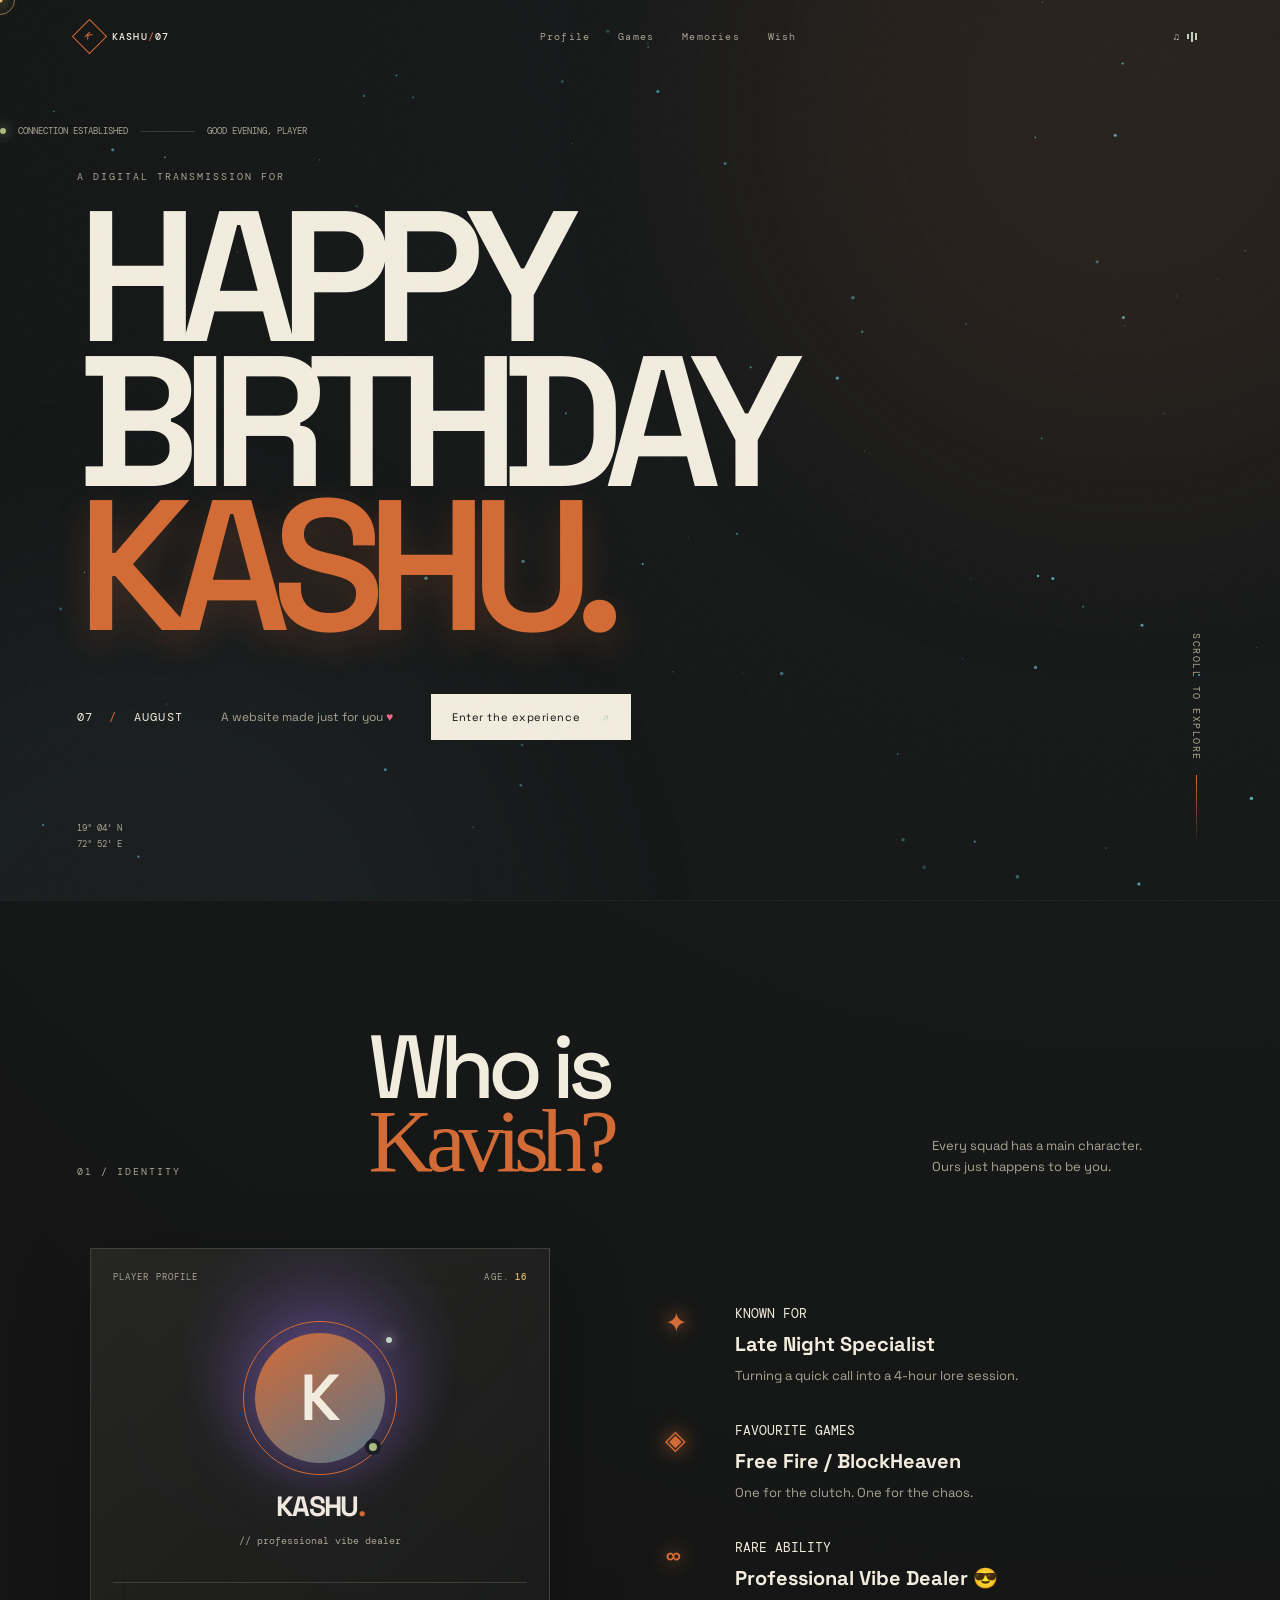
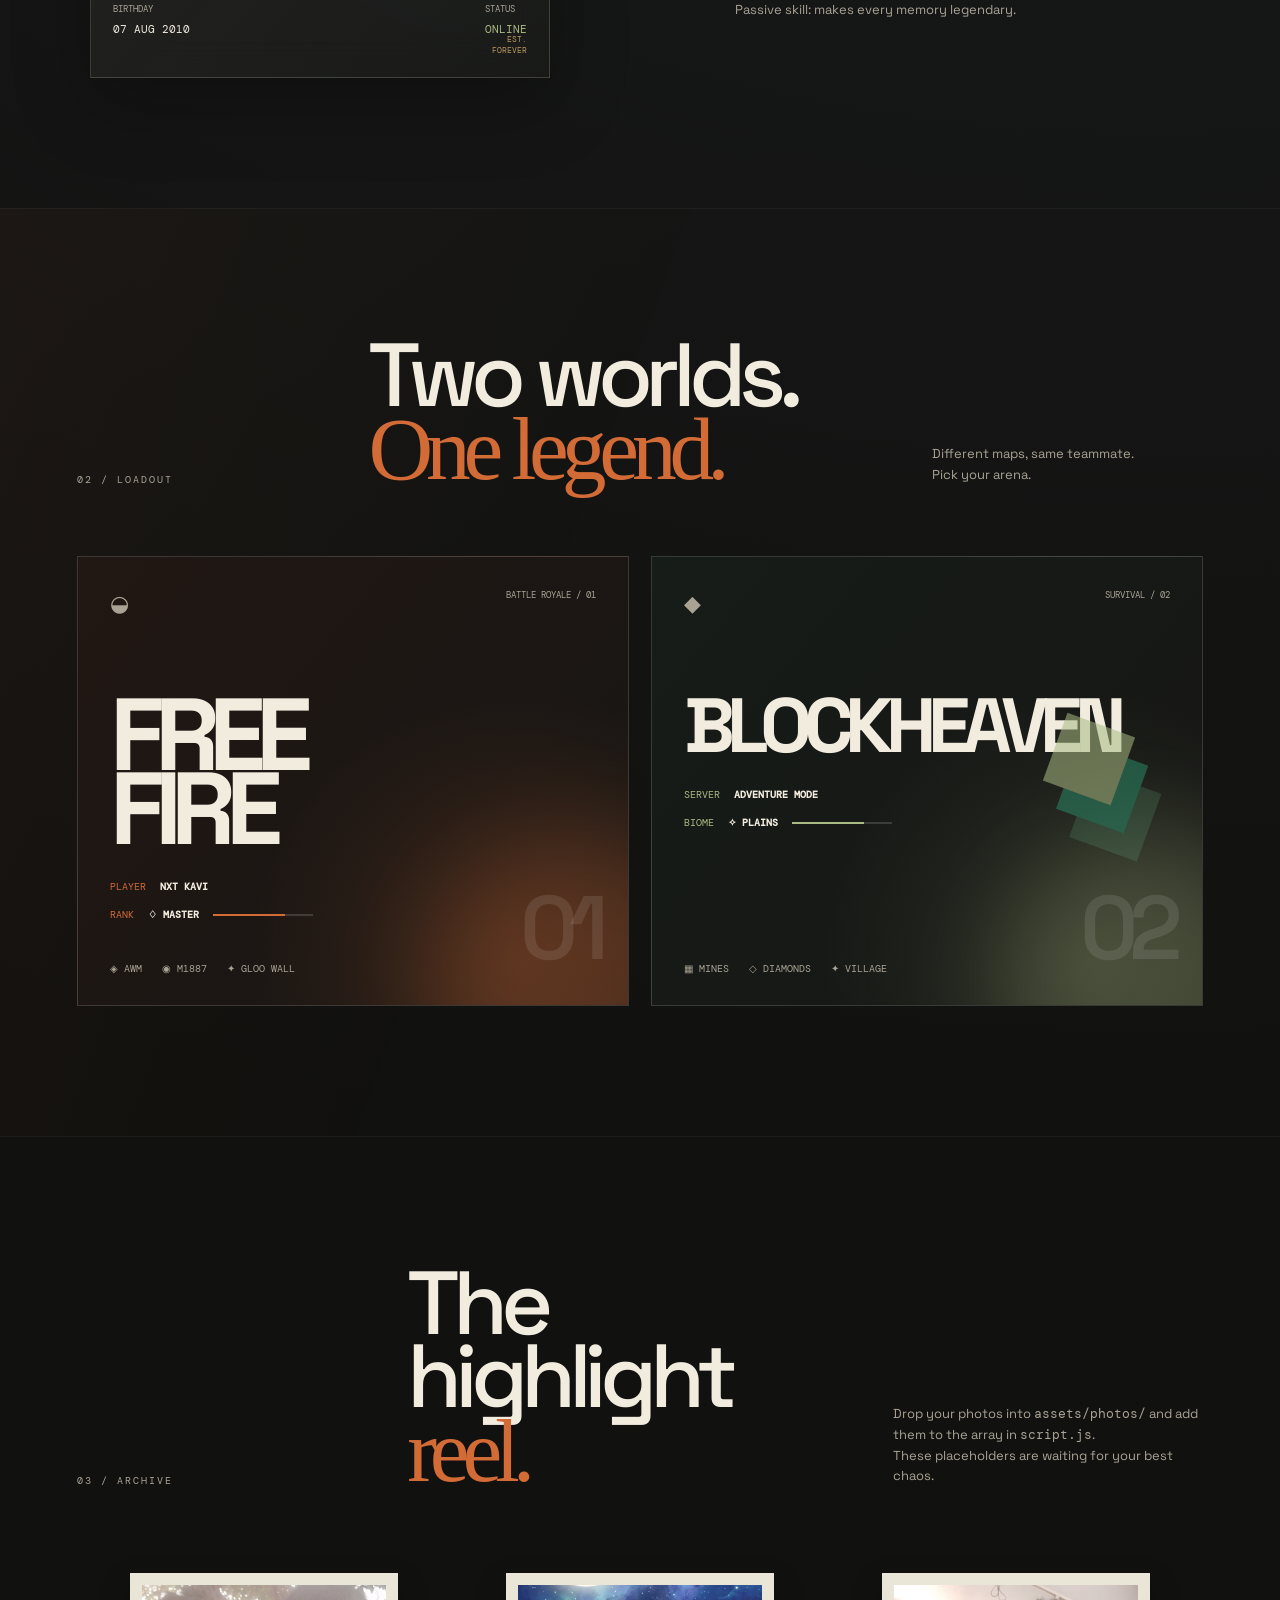
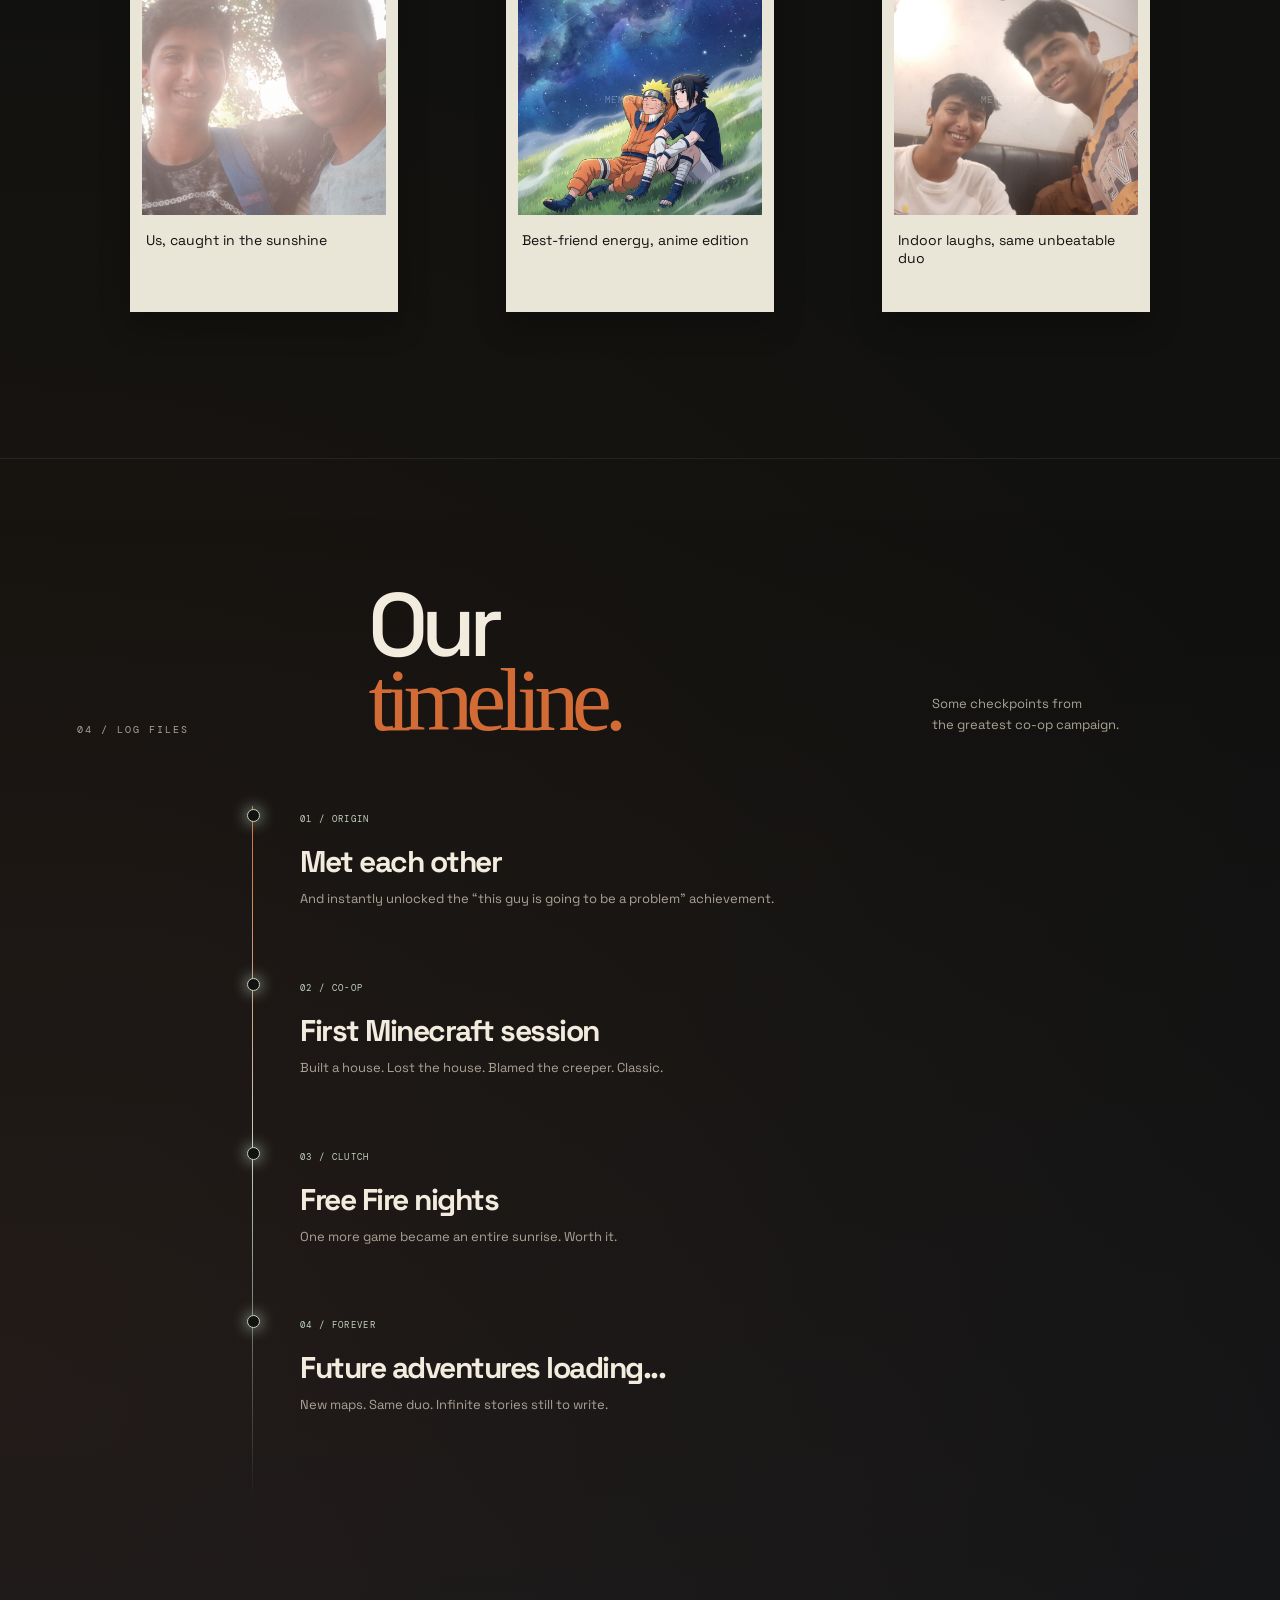
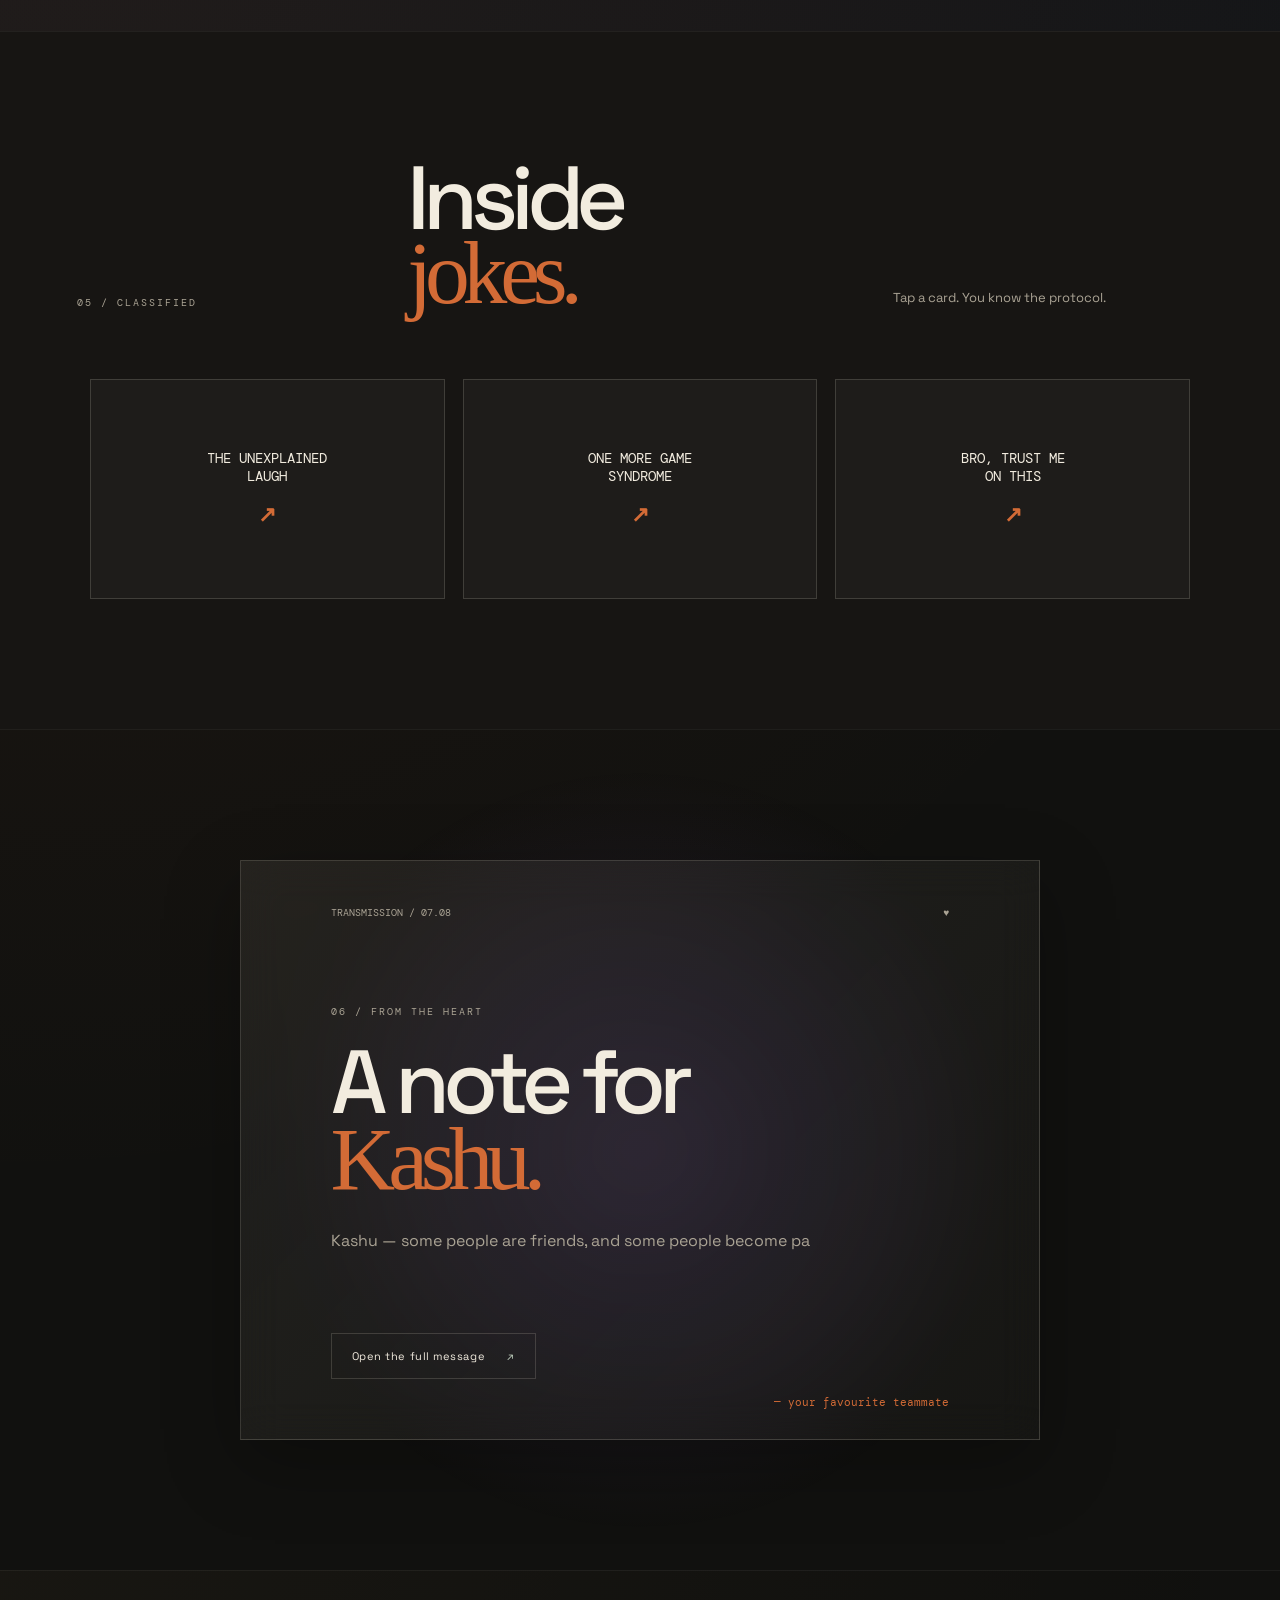
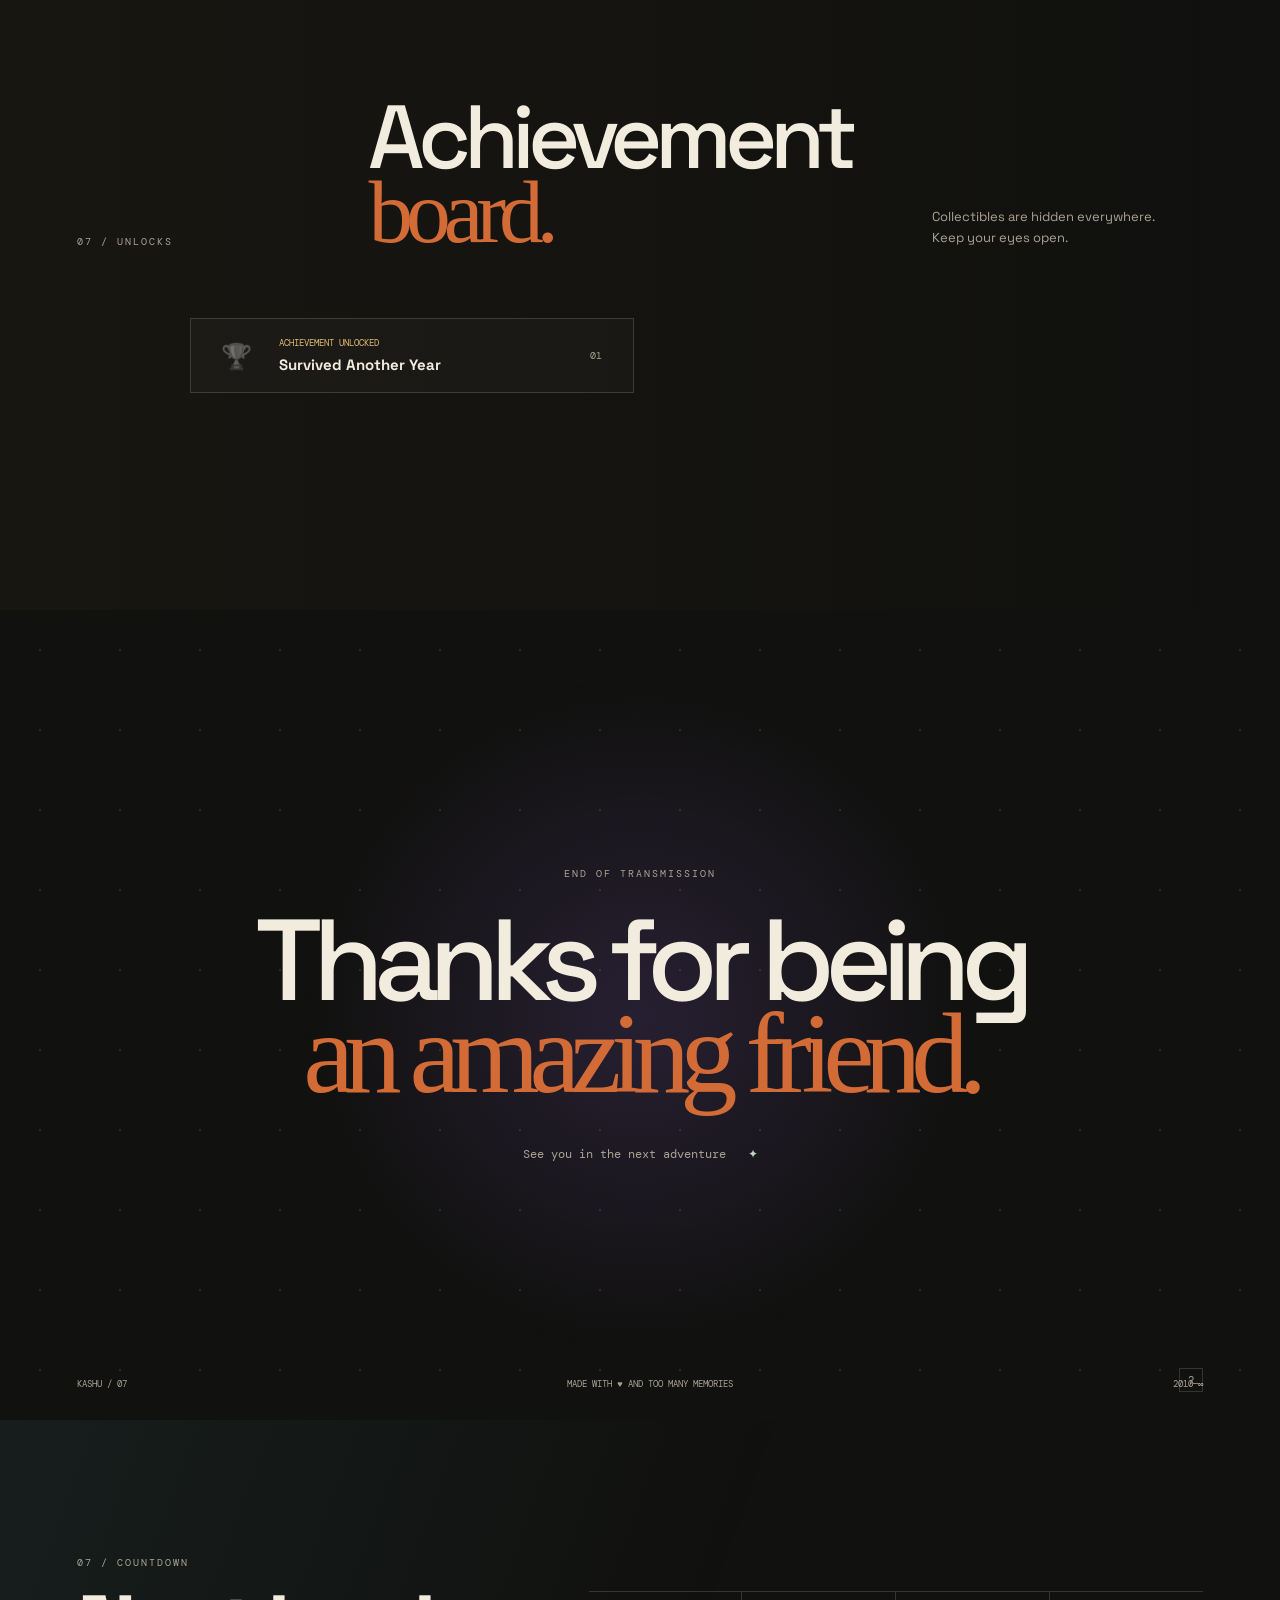
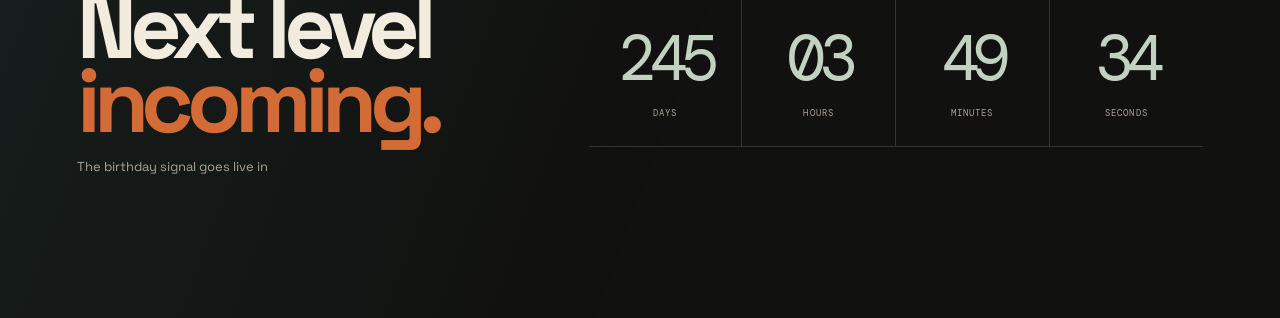
<file: index.html>
<!doctype html>
<html lang="en">
<head>
  <meta charset="utf-8">
  <meta name="viewport" content="width=device-width, initial-scale=1">
  <meta name="theme-color" content="#08090e">
  <meta name="description" content="A neon birthday experience made for Kavish.">
  <title>KASHU // BIRTHDAY.EXE</title>
  <link rel="preconnect" href="https://fonts.googleapis.com">
  <link rel="preconnect" href="https://fonts.gstatic.com" crossorigin>
  <link href="https://fonts.googleapis.com/css2?family=DM+Mono:wght@400;500&family=Space+Grotesk:wght@400;500;600;700&display=swap" rel="stylesheet">
  <link rel="stylesheet" href="style.css">
</head>
<body>
  <div class="loader" id="loader" aria-label="Loading birthday experience">
    <div class="loader__grid"></div><div class="loader__orb"></div>
    <div class="loader__copy"><span class="eyebrow">INITIALIZING MEMORY CORE</span><strong>KASHU<span class="accent">.</span>EXE</strong><div class="loader__bar"><i></i></div><small id="load-status">loading good vibes...</small></div>
  </div>

  <canvas id="ambient-canvas" aria-hidden="true"></canvas>
  <div class="cursor-dot" id="cursor-dot"></div><div class="cursor-ring" id="cursor-ring"></div>
  <div class="scroll-progress" id="scroll-progress"></div>
  <div class="noise" aria-hidden="true"></div>
  <header class="site-nav" id="site-nav">
    <a class="brand" href="#top" aria-label="Back to top"><span class="brand__mark">K</span><span>KASHU<span class="accent">/</span>07</span></a>
    <nav aria-label="Primary navigation"><a href="#profile">Profile</a><a href="#games">Games</a><a href="#memories">Memories</a><a href="#wish">Wish</a></nav>
    <button class="icon-button" id="music-toggle" aria-label="Toggle music" title="Add your MP3 to assets/music/"><span>♫</span><i class="sound-bars"><b></b><b></b><b></b></i></button>
  </header>

  <main id="top">
    <section class="hero section-pad" id="hero">
      <div class="hero__aurora hero__aurora--one"></div><div class="hero__aurora hero__aurora--two"></div>
      <div class="hero__meta reveal"><span class="status-dot"></span> CONNECTION ESTABLISHED <span class="meta-line"></span> <span id="greeting">GOOD EVENING, PLAYER</span></div>
      <div class="hero__content">
        <p class="kicker reveal">A DIGITAL TRANSMISSION FOR</p>
        <h1 class="hero__title reveal"><span>HAPPY</span><span class="hero__title--outline">BIRTHDAY</span><span class="hero__title--name">KASHU<span class="accent">.</span></span></h1>
        <div class="hero__footer reveal"><p>07 <span>/</span> AUGUST</p><p class="hero__sub">A website made just for you <span class="heart">♥</span></p><button class="button button--primary" data-ripple id="enter-button">Enter the experience <span>↗</span></button></div>
      </div>
      <div class="hero__side-note"><span>SCROLL TO EXPLORE</span><i></i></div><div class="hero__coords">19° 04' N<br>72° 52' E</div>
    </section>

    <section class="section section-pad" id="profile">
      <div class="section-head reveal"><span class="section-index">01 / IDENTITY</span><h2>Who is<br><em>Kavish?</em></h2><p>Every squad has a main character.<br>Ours just happens to be you.</p></div>
      <div class="profile-layout">
        <div class="profile-card glass-card reveal tilt-card"><div class="profile-card__top"><span>PLAYER PROFILE</span><span>AGE. <b id="age-value">15</b></span></div><div class="avatar"><span>K</span><div class="avatar__ring"></div><div class="avatar__status"></div></div><h3>KASHU<span class="accent">.</span></h3><p class="mono">// professional vibe dealer</p><div class="profile-card__stats"><div><small>BIRTHDAY</small><strong>07 AUG 2010</strong></div><div><small>STATUS</small><strong class="green">ONLINE</strong></div></div><div class="profile-card__stamp">EST.<br>FOREVER</div></div>
        <div class="profile-facts reveal"><div class="fact"><span class="fact__icon">✦</span><div><small>KNOWN FOR</small><strong>Late Night Specialist</strong><p>Turning a quick call into a 4-hour lore session.</p></div></div><div class="fact"><span class="fact__icon">◈</span><div><small>FAVOURITE GAMES</small><strong>Free Fire / BlockHeaven</strong><p>One for the clutch. One for the chaos.</p></div></div><div class="fact"><span class="fact__icon">∞</span><div><small>RARE ABILITY</small><strong>Professional Vibe Dealer 😎</strong><p>Passive skill: makes every memory legendary.</p></div></div></div>
      </div>
    </section>

    <section class="section section--fire section-pad" id="games">
      <div class="section-head reveal"><span class="section-index">02 / LOADOUT</span><h2>Two worlds.<br><em>One legend.</em></h2><p>Different maps, same teammate.<br>Pick your arena.</p></div>
      <div class="game-grid">
        <article class="game-card game-card--fire reveal"><div class="game-card__glow"></div><div class="game-card__top"><span class="game-icon">◒</span><span class="mono">BATTLE ROYALE / 01</span></div><h3>FREE<br><b>FIRE</b></h3><div class="guild">PLAYER <strong>NXT KAVI</strong></div><div class="rank"><span>RANK</span><strong>♢ MASTER</strong><i><b></b></i></div><div class="weapons"><span>◈ AWM</span><span>◉ M1887</span><span>✦ GLOO WALL</span></div><span class="game-card__number">01</span></article>
        <article class="game-card game-card--block reveal"><div class="game-card__glow"></div><div class="game-card__top"><span class="game-icon">◆</span><span class="mono">SURVIVAL / 02</span></div><h3>BLOCK<span>HEAVEN</span></h3><div class="guild">SERVER <strong>ADVENTURE MODE</strong></div><div class="rank"><span>BIOME</span><strong>✧ PLAINS</strong><i><b></b></i></div><div class="weapons"><span>▦ MINES</span><span>◇ DIAMONDS</span><span>✦ VILLAGE</span></div><span class="game-card__number">02</span><div class="pixel-cube"></div></article>
      </div>
    </section>

    <section class="section section-pad" id="memories">
      <div class="section-head section-head--wide reveal"><span class="section-index">03 / ARCHIVE</span><h2>The highlight<br><em>reel.</em></h2><p>Drop your photos into <code>assets/photos/</code> and add them to the array in <code>script.js</code>.<br>These placeholders are waiting for your best chaos.</p></div>
      <div class="memory-grid" id="memory-grid"></div>
    </section>

    <section class="section timeline-section section-pad" id="timeline">
      <div class="section-head reveal"><span class="section-index">04 / LOG FILES</span><h2>Our<br><em>timeline.</em></h2><p>Some checkpoints from<br>the greatest co-op campaign.</p></div>
      <div class="timeline"><div class="timeline__line"></div><article class="timeline-item reveal"><span class="timeline-item__date">01 / ORIGIN</span><h3>Met each other</h3><p>And instantly unlocked the “this guy is going to be a problem” achievement.</p></article><article class="timeline-item reveal"><span class="timeline-item__date">02 / CO-OP</span><h3>First Minecraft session</h3><p>Built a house. Lost the house. Blamed the creeper. Classic.</p></article><article class="timeline-item reveal"><span class="timeline-item__date">03 / CLUTCH</span><h3>Free Fire nights</h3><p>One more game became an entire sunrise. Worth it.</p></article><article class="timeline-item reveal"><span class="timeline-item__date">04 / FOREVER</span><h3>Future adventures loading...</h3><p>New maps. Same duo. Infinite stories still to write.</p></article></div>
    </section>

    <section class="section section--jokes section-pad" id="jokes"><div class="section-head section-head--wide reveal"><span class="section-index">05 / CLASSIFIED</span><h2>Inside<br><em>jokes.</em></h2><p>Tap a card. You know the protocol.</p></div><div class="joke-grid"><button class="joke-card reveal" data-flip><span class="joke-front">THE UNEXPLAINED<br>LAUGH <b>↗</b></span><span class="joke-back">That one moment we still cannot explain.<br><strong>Still funny.</strong></span></button><button class="joke-card reveal" data-flip><span class="joke-front">ONE MORE GAME<br>SYNDROME <b>↗</b></span><span class="joke-back">“Last one” has never once meant last one.<br><strong>Sunrise unlocked.</strong></span></button><button class="joke-card reveal" data-flip><span class="joke-front">BRO, TRUST ME<br>ON THIS <b>↗</b></span><span class="joke-back">The plan was questionable.<br><strong>The memory was perfect.</strong></span></button></div></section>

    <section class="section wish-section section-pad" id="wish"><div class="wish-card reveal"><div class="wish-card__top"><span>TRANSMISSION / 07.08</span><span>♥</span></div><span class="section-index">06 / FROM THE HEART</span><h2>A note for<br><em>Kashu.</em></h2><p class="typewriter" id="wish-text"></p><button class="button button--ghost" id="wish-button" data-ripple>Open the full message <span>↗</span></button><div class="wish-card__signature">— your favourite teammate</div></div></section>

    <section class="section achievement-section section-pad" id="achievements"><div class="section-head reveal"><span class="section-index">07 / UNLOCKS</span><h2>Achievement<br><em>board.</em></h2><p>Collectibles are hidden everywhere.<br>Keep your eyes open.</p></div><div class="achievement-grid"><div class="achievement reveal" data-achievement="year"><span>🏆</span><div><small>ACHIEVEMENT UNLOCKED</small><strong>Survived Another Year</strong></div><b>01</b></div><div class="achievement reveal" data-achievement="fire"><span>🔥</span><div><small>ACHIEVEMENT UNLOCKED</small><strong>Free Fire Veteran</strong></div><b>02</b></div><div class="achievement reveal" data-achievement="block"><span>◆</span><div><small>ACHIEVEMENT UNLOCKED</small><strong>BlockHeaven Explorer</strong></div><b>03</b></div><div class="achievement reveal" data-achievement="night"><span>☾</span><div><small>ACHIEVEMENT UNLOCKED</small><strong>Certified Night Owl</strong></div><b>04</b></div></div></section>

    <section class="finale section-pad"><div class="finale__stars"></div><p class="kicker reveal">END OF TRANSMISSION</p><h2 class="reveal">Thanks for being<br><em>an amazing friend.</em></h2><p class="finale__sub reveal">See you in the next adventure <span>✦</span></p><button class="secret-button" id="secret-button" aria-label="Secret button">?</button><div class="finale__footer"><span>KASHU / 07</span><span>MADE WITH ♥ AND TOO MANY MEMORIES</span><span>2010—∞</span></div></section>
    <section class="countdown-section section-pad" id="countdown"><div class="countdown-copy reveal"><span class="section-index">07 / COUNTDOWN</span><h2>Next level<br><em>incoming.</em></h2><p>The birthday signal goes live in</p></div><div class="countdown-grid reveal"><div><strong id="count-days">00</strong><span>DAYS</span></div><div><strong id="count-hours">00</strong><span>HOURS</span></div><div><strong id="count-minutes">00</strong><span>MINUTES</span></div><div><strong id="count-seconds">00</strong><span>SECONDS</span></div></div></section>
  </main>

  <div class="toast" id="toast"><span class="toast__icon">✦</span><div><small>ACHIEVEMENT UNLOCKED</small><strong id="toast-text">Nice move.</strong></div></div>
  <div class="lightbox" id="lightbox" aria-hidden="true"><button class="lightbox__close" id="lightbox-close">×</button><img id="lightbox-image" alt="Memory preview"><p id="lightbox-caption"></p></div>
  <div class="bro-mode" id="bro-mode"><div class="bro-mode__scanlines"></div><span class="kicker">// SYSTEM OVERRIDE</span><h2>BRO MODE<br><em>ACTIVATED</em></h2><p>Friendship level: dangerously high.</p><button class="button button--primary" id="bro-close">Return to reality ↗</button><div class="bro-mode__emoji">😎 🔥 🕺 🎮 💀</div></div>
  <button class="back-top" id="back-top" aria-label="Back to top">↑</button>
  <audio id="birthday-audio" loop preload="none"><source src="assets/music/your-birthday-track.mp3" type="audio/mpeg"></audio>
  <script src="script.js"></script>
</body>
</html>
</file>
<file: style.css>
:root{--bg:#08090e;--panel:#11131b;--panel-2:#171a24;--line:rgba(255,255,255,.12);--text:#f4f3ef;--muted:#898c9b;--purple:#a676ff;--blue:#618bff;--cyan:#72e9f5;--green:#7ce6b0;--gold:#ffc875;--orange:#ff753d;--mono:'DM Mono',monospace;--display:'Space Grotesk',sans-serif;--shadow:0 24px 80px rgba(0,0,0,.4)}
*{box-sizing:border-box}html{scroll-behavior:smooth}body{margin:0;background:var(--bg);color:var(--text);font-family:var(--display);overflow-x:hidden}body.bro-active{filter:hue-rotate(95deg) saturate(1.4)}button,a{font:inherit;color:inherit}button{cursor:pointer}a{text-decoration:none}.accent{color:var(--purple)}em{font-style:normal;color:var(--purple)}.mono,code,.section-index,.eyebrow,.kicker,.hero__meta,.loader__copy small,.site-nav,.timeline-item__date,.fact small,.profile-card__top,.game-card__top,.guild,.rank,.weapons,.toast small,.finale__footer{font-family:var(--mono)}.section-pad{padding:130px max(6vw,32px);position:relative}.noise{position:fixed;inset:0;pointer-events:none;z-index:20;opacity:.04;background-image:url("data:image/svg+xml,%3Csvg viewBox='0 0 200 200' xmlns='http://www.w3.org/2000/svg'%3E%3Cfilter id='n'%3E%3CfeTurbulence type='fractalNoise' baseFrequency='.9' numOctaves='4' stitchTiles='stitch'/%3E%3C/filter%3E%3Crect width='100%25' height='100%25' filter='url(%23n)' opacity='.5'/%3E%3C/svg%3E")}.loader{position:fixed;inset:0;background:#08090e;z-index:100;display:grid;place-items:center;transition:opacity .8s,visibility .8s}.loader.is-done{opacity:0;visibility:hidden}.loader__grid{position:absolute;inset:0;opacity:.28;background-image:linear-gradient(rgba(114,233,245,.08) 1px,transparent 1px),linear-gradient(90deg,rgba(114,233,245,.08) 1px,transparent 1px);background-size:48px 48px;mask-image:linear-gradient(transparent,#000)}.loader__orb{width:260px;height:260px;border:1px solid var(--purple);border-radius:50%;box-shadow:0 0 100px var(--purple),inset 0 0 70px rgba(166,118,255,.3);animation:orb 3s ease-in-out infinite;position:absolute}.loader__copy{position:relative;text-align:center;display:grid;gap:12px}.loader__copy strong{font-size:clamp(2rem,8vw,6rem);letter-spacing:-.08em}.eyebrow,.kicker,.section-index{font-size:10px;letter-spacing:.2em;color:var(--muted)}.loader__bar{height:2px;background:var(--line);width:220px;margin:8px auto}.loader__bar i{height:100%;display:block;background:var(--cyan);width:0;animation:load 2.8s ease forwards;box-shadow:0 0 14px var(--cyan)}.loader__copy small{font-size:10px;color:var(--muted)}#ambient-canvas{position:fixed;inset:0;z-index:-1;pointer-events:none}.scroll-progress{position:fixed;left:0;top:0;height:2px;width:0;background:linear-gradient(90deg,var(--purple),var(--cyan));z-index:90;box-shadow:0 0 18px var(--cyan)}.site-nav{position:fixed;z-index:50;top:0;width:100%;display:flex;align-items:center;justify-content:space-between;padding:24px max(6vw,32px);font-size:10px;letter-spacing:.12em;transition:.35s}.site-nav.scrolled{background:rgba(8,9,14,.75);backdrop-filter:blur(16px);border-bottom:1px solid var(--line)}.brand{display:flex;align-items:center;gap:10px;font-weight:500}.brand__mark{display:grid;place-items:center;width:25px;height:25px;border:1px solid var(--purple);color:var(--purple);transform:rotate(45deg)}.brand__mark::first-letter{transform:rotate(-45deg)}.site-nav nav{display:flex;gap:28px;color:var(--muted)}.site-nav nav a{transition:.3s}.site-nav nav a:hover{color:var(--text)}.icon-button{border:0;background:transparent;color:var(--cyan);display:flex;align-items:center;gap:8px}.sound-bars{display:flex;align-items:center;gap:2px;height:12px}.sound-bars b{display:block;width:2px;height:5px;background:var(--cyan);animation:sound .8s ease-in-out infinite alternate}.sound-bars b:nth-child(2){height:10px;animation-delay:.2s}.sound-bars b:nth-child(3){height:7px;animation-delay:.4s}.hero{min-height:100svh;display:grid;align-content:center;overflow:hidden}.hero__aurora{position:absolute;width:60vw;height:60vw;border-radius:50%;filter:blur(100px);opacity:.18;pointer-events:none}.hero__aurora--one{background:var(--purple);top:-30%;right:-18%;animation:drift 12s ease-in-out infinite}.hero__aurora--two{background:var(--cyan);bottom:-50%;left:-20%;animation:drift 16s ease-in-out infinite reverse}.hero__meta{display:flex;gap:12px;align-items:center;font-size:9px;color:var(--muted);position:absolute;top:125px}.status-dot{width:6px;height:6px;border-radius:50%;background:var(--green);box-shadow:0 0 12px var(--green)}.meta-line{width:55px;height:1px;background:var(--line)}.hero__content{position:relative;z-index:1}.hero__title{font-size:clamp(4rem,14.5vw,13rem);line-height:.78;letter-spacing:-.1em;margin:22px 0 55px;display:flex;flex-direction:column;font-weight:600}.hero__title--outline{-webkit-text-stroke:1px rgba(255,255,255,.65);color:transparent}.hero__title--name{color:var(--purple);text-shadow:0 0 60px rgba(166,118,255,.35)}.hero__footer{display:flex;align-items:center;gap:38px}.hero__footer p{font-family:var(--mono);font-size:12px;letter-spacing:.1em;margin:0}.hero__footer p span{color:var(--purple);padding:0 8px}.hero__sub{color:var(--muted)!important;font-family:var(--display)!important;letter-spacing:0!important}.heart{color:#ff6685!important;padding:0!important}.button{position:relative;border:1px solid var(--line);padding:15px 20px;background:transparent;letter-spacing:.05em;font-size:11px;overflow:hidden;transition:.3s}.button span{margin-left:35px;color:var(--cyan)}.button--primary{background:var(--text);color:#08090e;border-color:var(--text)}.button--primary:hover{background:var(--cyan);box-shadow:0 0 34px rgba(114,233,245,.35)}.button--ghost:hover{border-color:var(--purple);color:var(--purple);box-shadow:0 0 25px rgba(166,118,255,.2)}.hero__side-note{position:absolute;right:6vw;bottom:55px;display:flex;align-items:center;gap:15px;writing-mode:vertical-rl;font:10px var(--mono);letter-spacing:.15em;color:var(--muted)}.hero__side-note i{height:70px;width:1px;background:linear-gradient(var(--purple),transparent)}.hero__coords{position:absolute;bottom:48px;left:6vw;color:var(--muted);font:9px/1.8 var(--mono)}.section{border-top:1px solid rgba(255,255,255,.05)}.section-head{display:grid;grid-template-columns:1fr 2fr 1fr;align-items:end;gap:20px;margin-bottom:70px}.section-head h2{font-size:clamp(3rem,7vw,7rem);line-height:.82;letter-spacing:-.08em;margin:0}.section-head p{font-size:13px;line-height:1.6;color:var(--muted);margin:0}.section-head--wide{grid-template-columns:1fr 1.5fr 1fr}.profile-layout{display:grid;grid-template-columns:minmax(300px,460px) 1fr;gap:9vw;align-items:center;max-width:1100px;margin:auto}.glass-card{background:linear-gradient(135deg,rgba(255,255,255,.08),rgba(255,255,255,.025));border:1px solid var(--line);backdrop-filter:blur(20px);box-shadow:var(--shadow)}.profile-card{position:relative;padding:22px;min-height:430px;overflow:hidden}.profile-card::before{content:"";position:absolute;inset:0;background:radial-gradient(circle at 50% 25%,rgba(166,118,255,.22),transparent 35%);pointer-events:none}.profile-card__top{display:flex;justify-content:space-between;color:var(--muted);font-size:9px;letter-spacing:.12em}.avatar{position:relative;margin:50px auto 25px;width:130px;height:130px;border-radius:50%;display:grid;place-items:center;background:linear-gradient(145deg,var(--purple),var(--blue));font-size:65px;font-weight:600;box-shadow:0 0 70px rgba(166,118,255,.45)}.avatar__ring{position:absolute;inset:-12px;border:1px solid var(--purple);border-radius:50%;animation:spin 14s linear infinite}.avatar__ring::after{content:"";position:absolute;top:15px;right:4px;width:6px;height:6px;border-radius:50%;background:var(--cyan);box-shadow:0 0 12px var(--cyan)}.avatar__status{position:absolute;right:4px;bottom:8px;width:16px;height:16px;border-radius:50%;border:4px solid #1c1d27;background:var(--green)}.profile-card h3{text-align:center;font-size:28px;letter-spacing:-.06em;margin:0}.profile-card>.mono{text-align:center;font-size:10px;color:var(--muted)}.profile-card__stats{display:flex;justify-content:space-between;border-top:1px solid var(--line);margin-top:35px;padding-top:20px}.profile-card__stats div{display:grid;gap:7px}.profile-card small{font:9px var(--mono);color:var(--muted)}.profile-card strong{font:11px var(--mono)}.green{color:var(--green)}.profile-card__stamp{position:absolute;bottom:22px;right:22px;font:8px/1.3 var(--mono);text-align:right;color:var(--gold);opacity:.8}.profile-facts{display:grid;gap:35px}.fact{display:grid;grid-template-columns:48px 1fr;gap:22px;align-items:start}.fact__icon{font-size:27px;color:var(--purple);text-shadow:0 0 18px var(--purple)}.fact div{display:grid;gap:9px}.fact strong{font-size:20px}.fact p{color:var(--muted);font-size:13px;margin:0;line-height:1.6}.section--fire{background:linear-gradient(110deg,rgba(255,117,61,.04),transparent 45%)}.game-grid{display:grid;grid-template-columns:1fr 1fr;gap:22px;max-width:1200px;margin:auto}.game-card{min-height:450px;padding:32px;position:relative;overflow:hidden;border:1px solid rgba(255,255,255,.14);transition:.5s}.game-card:hover{transform:translateY(-8px);border-color:currentColor}.game-card--fire{color:var(--orange);background:radial-gradient(circle at 80% 90%,rgba(255,117,61,.25),transparent 45%),linear-gradient(130deg,#1a1111,#11131b)}.game-card--block{color:var(--green);background:radial-gradient(circle at 80% 90%,rgba(124,230,176,.18),transparent 45%),linear-gradient(130deg,#101b18,#11131b)}.game-card__glow{position:absolute;width:300px;height:300px;border-radius:50%;filter:blur(50px);opacity:.25;right:-100px;bottom:-130px;background:currentColor}.game-card__top{display:flex;justify-content:space-between;position:relative;color:var(--muted);font-size:9px}.game-icon{color:currentColor;font-size:22px}.game-card h3{font-size:clamp(3.2rem,8vw,8rem);line-height:.72;letter-spacing:-.1em;color:var(--text);margin:80px 0 35px;position:relative}.game-card h3 b,.game-card--block h3 span{color:currentColor}.game-card--block h3{font-size:clamp(2.7rem,6vw,6rem)}.guild,.rank,.weapons{font-size:10px;display:flex;align-items:center;gap:14px;position:relative}.guild strong,.rank strong{color:var(--text)}.rank{margin-top:15px}.rank i{height:2px;display:block;background:rgba(255,255,255,.15);width:100px}.rank i b{display:block;width:72%;height:100%;background:currentColor}.weapons{position:absolute;bottom:30px;color:var(--muted);gap:20px}.game-card__number{position:absolute;right:28px;bottom:20px;color:rgba(255,255,255,.1);font-size:90px;font-weight:600;letter-spacing:-.1em}.pixel-cube{position:absolute;right:14%;top:37%;width:72px;height:72px;background:var(--green);box-shadow:22px 22px 0 #2b8767,44px 44px 0 rgba(124,230,176,.25);transform:rotate(20deg);opacity:.55}.memory-grid{display:grid;grid-template-columns:repeat(3,1fr);gap:28px;max-width:1100px;margin:auto}.memory-card{background:#e9e5d7;color:#111;padding:12px 12px 45px;transform:rotate(var(--rotate));box-shadow:0 16px 35px #0008;cursor:pointer;transition:.4s}.memory-card:hover{transform:rotate(0) scale(1.04);z-index:2}.memory-card__image{height:230px;display:grid;place-items:center;background:linear-gradient(135deg,#27263a,#141923);color:var(--purple);font-size:40px;position:relative;overflow:hidden}.memory-card__image::after{content:"MEMORY SLOT";font:9px var(--mono);position:absolute;color:rgba(255,255,255,.3);letter-spacing:.15em}.memory-card figcaption{padding:16px 4px 0;font-size:14px}.memory-card figcaption small{display:block;font:9px var(--mono);opacity:.55;margin-bottom:8px}.timeline-section{background:linear-gradient(180deg,transparent,rgba(97,139,255,.04))}.timeline{max-width:800px;margin:auto;position:relative;padding:0 0 20px}.timeline__line{position:absolute;left:12px;top:0;bottom:0;width:1px;background:linear-gradient(var(--purple),var(--cyan),transparent)}.timeline-item{position:relative;margin:0 0 65px;padding-left:60px}.timeline-item::before{content:"";position:absolute;left:7px;top:3px;width:11px;height:11px;border-radius:50%;background:var(--bg);border:1px solid var(--cyan);box-shadow:0 0 15px var(--cyan)}.timeline-item__date{font-size:9px;color:var(--cyan);letter-spacing:.15em}.timeline-item h3{font-size:30px;letter-spacing:-.05em;margin:15px 0 8px}.timeline-item p{color:var(--muted);font-size:13px;max-width:500px;line-height:1.6;margin:0}.section--jokes{background:#0d0b14}.joke-grid{display:grid;grid-template-columns:repeat(3,1fr);gap:18px;max-width:1100px;margin:auto}.joke-card{height:220px;background:transparent;border:0;perspective:1000px;padding:0;position:relative;color:var(--text)}.joke-front,.joke-back{position:absolute;inset:0;display:grid;place-items:center;align-content:center;gap:15px;padding:25px;border:1px solid var(--line);font:14px var(--mono);text-align:center;transition:transform .7s,opacity .4s;backface-visibility:hidden;background:rgba(255,255,255,.03)}.joke-front b{color:var(--purple);font-size:22px}.joke-back{transform:rotateY(180deg);color:var(--muted);font:13px/1.6 var(--display)}.joke-back strong{color:var(--gold)}.joke-card.flipped .joke-front{transform:rotateY(180deg)}.joke-card.flipped .joke-back{transform:rotateY(360deg)}.wish-section{background:radial-gradient(circle at 50% 50%,rgba(166,118,255,.12),transparent 50%)}.wish-card{max-width:800px;margin:auto;border:1px solid var(--line);padding:45px 7vw 60px;background:rgba(255,255,255,.035);backdrop-filter:blur(20px);position:relative}.wish-card__top{display:flex;justify-content:space-between;color:var(--muted);font:10px var(--mono);margin-bottom:80px}.wish-card h2{font-size:clamp(3rem,7vw,6rem);line-height:.85;letter-spacing:-.08em;margin:24px 0 30px}.typewriter{min-height:90px;max-width:620px;color:var(--muted);font-size:16px;line-height:1.8}.wish-card__signature{position:absolute;right:7vw;bottom:30px;color:var(--purple);font:11px var(--mono)}.arcade-grid{display:grid;grid-template-columns:repeat(3,1fr);gap:18px;max-width:1200px;margin:auto}.arcade-card{border:1px solid var(--line);padding:15px;background:rgba(255,255,255,.025)}.arcade-card__head{display:flex;justify-content:space-between;font:10px var(--mono);padding:8px 2px 15px;color:var(--muted)}.arcade-card__head b{color:var(--cyan)}.game-window{height:170px;background:radial-gradient(circle at center,rgba(166,118,255,.13),transparent 60%),#090a10;border:1px solid rgba(255,255,255,.08);position:relative;overflow:hidden}.game-window--emerald{background:radial-gradient(circle at center,rgba(124,230,176,.13),transparent 60%),#090a10}.game-hint{position:absolute;inset:0;display:grid;place-items:center;font:10px var(--mono);color:var(--muted);opacity:.6}.cake-target,.emerald-target{position:absolute;border:0;background:none;font-size:32px;display:none;z-index:1;filter:drop-shadow(0 0 12px var(--gold))}.emerald-target{color:var(--green);font-size:34px;text-shadow:0 0 17px var(--green)}.mini-button{width:100%;margin-top:12px;padding:11px;background:transparent;border:1px solid var(--line);color:var(--muted);font:10px var(--mono);transition:.3s}.mini-button:hover,.mini-button--hot{border-color:var(--cyan);color:var(--cyan)}.mini-button--hot:hover{border-color:var(--orange);color:var(--orange);box-shadow:0 0 20px rgba(255,117,61,.25)}.achievement-section{background:linear-gradient(90deg,rgba(255,200,117,.03),transparent)}.achievement-grid{display:grid;grid-template-columns:1fr 1fr;gap:12px;max-width:900px;margin:auto}.achievement{display:grid;grid-template-columns:55px 1fr 25px;align-items:center;gap:15px;border:1px solid var(--line);padding:18px;background:rgba(255,255,255,.025)}.achievement>span{font-size:25px;text-align:center;filter:grayscale(1);opacity:.4;transition:.5s}.achievement.is-unlocked>span{filter:none;opacity:1;text-shadow:0 0 20px var(--gold)}.achievement div{display:grid;gap:6px}.achievement small{font:9px var(--mono);color:var(--gold)}.achievement strong{font-size:15px}.achievement>b{font:10px var(--mono);color:var(--muted)}.finale{min-height:90svh;display:grid;place-content:center;text-align:center;overflow:hidden;background:radial-gradient(circle at 50% 50%,rgba(166,118,255,.15),transparent 45%)}.finale h2{font-size:clamp(3.5rem,9vw,9rem);line-height:.8;letter-spacing:-.09em;margin:25px 0 35px}.finale__sub{font:12px var(--mono);color:var(--muted)}.finale__sub span{color:var(--cyan);margin-left:15px}.finale__footer{position:absolute;bottom:30px;left:6vw;right:6vw;display:flex;justify-content:space-between;color:var(--muted);font-size:9px}.secret-button{position:absolute;bottom:28px;right:6vw;width:24px;height:24px;background:transparent;border:1px solid rgba(255,255,255,.15);color:var(--muted);font:11px var(--mono);z-index:2}.finale__stars{position:absolute;inset:0;background-image:radial-gradient(#fff 1px,transparent 1px);background-size:80px 80px;opacity:.1;animation:stars 20s linear infinite}.cursor-dot,.cursor-ring{position:fixed;pointer-events:none;z-index:110;transform:translate(-50%,-50%);border-radius:50%;display:none}.cursor-dot{width:5px;height:5px;background:var(--cyan);box-shadow:0 0 15px 4px var(--cyan)}.cursor-ring{width:30px;height:30px;border:1px solid rgba(114,233,245,.5);transition:width .2s,height .2s,background .2s}.cursor-ring.hover{width:60px;height:60px;background:rgba(114,233,245,.08);border-color:var(--purple)}.toast{position:fixed;right:25px;bottom:25px;z-index:80;display:flex;align-items:center;gap:12px;background:rgba(20,22,31,.9);border:1px solid var(--gold);padding:14px 18px;transform:translateX(150%);transition:.5s;box-shadow:0 0 25px rgba(255,200,117,.15)}.toast.show{transform:none}.toast__icon{color:var(--gold)}.toast div{display:grid;gap:4px}.toast small{font-size:8px;color:var(--gold)}.toast strong{font-size:12px}.lightbox,.bro-mode{position:fixed;inset:0;z-index:120;display:none;place-items:center;background:rgba(8,9,14,.92);backdrop-filter:blur(18px)}.lightbox.is-open,.bro-mode.is-open{display:grid}.lightbox img{max-width:min(82vw,800px);max-height:75vh;object-fit:contain;border:12px solid #e9e5d7}.lightbox p{position:absolute;bottom:8%;color:var(--muted)}.lightbox__close{position:absolute;right:30px;top:25px;background:none;border:0;color:var(--text);font-size:35px}.bro-mode{text-align:center;overflow:hidden}.bro-mode h2{font-size:clamp(4rem,12vw,10rem);line-height:.75;letter-spacing:-.1em;margin:25px 0;color:var(--green);text-shadow:8px 8px 0 #ff4cd8}.bro-mode p{font:13px var(--mono);color:var(--muted);margin-bottom:30px}.bro-mode__emoji{font-size:clamp(3rem,8vw,7rem);margin-top:50px;animation:wiggle .25s infinite alternate}.bro-mode__scanlines{position:absolute;inset:0;pointer-events:none;background:repeating-linear-gradient(0deg,transparent 0 3px,rgba(255,255,255,.04) 4px);mix-blend-mode:screen}.back-top{position:fixed;bottom:25px;left:25px;z-index:40;width:38px;height:38px;background:rgba(17,19,27,.8);border:1px solid var(--line);color:var(--cyan);opacity:0;transition:.3s}.back-top.show{opacity:1}.reveal{opacity:0;transform:translateY(28px);transition:opacity .9s ease,transform .9s ease}.reveal.visible{opacity:1;transform:none}.tilt-card{transform-style:preserve-3d}
@keyframes load{to{width:100%}}@keyframes orb{50%{transform:scale(1.15);opacity:.65}}@keyframes drift{50%{transform:translate(50px,30px) scale(1.12)}}@keyframes spin{to{transform:rotate(360deg)}}@keyframes sound{to{transform:scaleY(.4)}}@keyframes stars{to{background-position:80px 80px}}@keyframes wiggle{to{transform:rotate(3deg) scale(1.05)}}
@media (max-width:800px){.site-nav nav{display:none}.section-pad{padding:90px 22px}.hero__meta{top:100px;font-size:8px}.hero__title{font-size:18vw;margin:40px 0}.hero__footer{align-items:flex-start;flex-direction:column;gap:24px}.hero__side-note,.hero__coords{display:none}.section-head,.section-head--wide{grid-template-columns:1fr;gap:18px;margin-bottom:42px}.section-head h2{font-size:18vw}.profile-layout,.game-grid,.memory-grid,.joke-grid,.arcade-grid,.achievement-grid{grid-template-columns:1fr}.profile-card{max-width:460px;margin:auto}.game-card{min-height:390px}.game-card h3{margin-top:65px}.memory-card__image{height:210px}.timeline-item{padding-left:42px}.wish-card{padding:28px 25px 50px}.wish-card__top{margin-bottom:55px}.wish-card__signature{position:static;margin-top:30px}.finale__footer{left:22px;right:22px;gap:10px;font-size:7px}.cursor-dot,.cursor-ring{display:none!important}}
@media (pointer:fine){.cursor-dot,.cursor-ring{display:block}}

/* Small utility animations and user-supplied photo handling. */
.memory-card__image img{width:100%;height:100%;object-fit:cover;display:block}
@keyframes confetti-fall{to{transform:translateY(80vh) rotate(720deg);opacity:0}}
@keyframes ripple{to{width:420px;height:420px;opacity:0}}
.hero__title--outline{color:var(--text);-webkit-text-stroke:0;text-shadow:0 0 30px rgba(255,255,255,.16)}
.hero__title--outline{color:var(--text);text-shadow:none}.hero__title--name{color:var(--purple);text-shadow:0 12px 35px rgba(211,107,54,.22)}
:root{--bg:#11110f;--panel:#1a1916;--panel-2:#24221d;--line:rgba(242,235,219,.16);--text:#f2ecdf;--muted:#aaa394;--purple:#d36b36;--blue:#59758a;--cyan:#c2d2c0;--green:#a9ba83;--gold:#e3ba70;--orange:#d36b36;--shadow:0 24px 70px rgba(0,0,0,.28)}
body{background:radial-gradient(circle at 90% 0%,rgba(89,117,138,.12),transparent 34%),radial-gradient(circle at 0% 55%,rgba(211,107,54,.08),transparent 30%),var(--bg);transition:background .8s ease,color .4s ease}.noise{opacity:.025}.site-nav.scrolled{background:rgba(17,17,15,.86)}.loader{background:#11110f}.loader__grid{background-image:linear-gradient(rgba(242,235,219,.06) 1px,transparent 1px),linear-gradient(90deg,rgba(242,235,219,.06) 1px,transparent 1px)}.loader__orb{box-shadow:0 0 70px rgba(211,107,54,.3),inset 0 0 50px rgba(211,107,54,.12)}.hero__aurora{filter:blur(120px);opacity:.09}.hero__aurora--one{background:var(--orange)}.hero__aurora--two{background:var(--blue)}.glass-card,.wish-card{background:linear-gradient(135deg,rgba(242,235,219,.08),rgba(242,235,219,.025));box-shadow:var(--shadow)}.game-card--fire{background:radial-gradient(circle at 80% 90%,rgba(211,107,54,.18),transparent 45%),linear-gradient(130deg,#211713,#171614)}.game-card--block{background:radial-gradient(circle at 80% 90%,rgba(169,186,131,.14),transparent 45%),linear-gradient(130deg,#161c18,#171614)}.section--jokes{background:#171513}.memory-card{box-shadow:0 14px 28px rgba(0,0,0,.26)}.section-head h2,.wish-card h2,.finale h2{font-weight:500}.section-head em,.wish-card em,.finale em{font-family:Georgia,serif;font-weight:400}.button,.mini-button,.icon-button,.secret-button,.back-top{transition:color .3s ease,background-color .3s ease,border-color .3s ease,box-shadow .3s ease,transform .3s ease}.button:hover,.mini-button:hover{transform:translateY(-2px)}.button--primary{background:var(--text);color:var(--bg);border-color:var(--text)}.button--primary:hover{background:var(--gold);box-shadow:0 10px 28px rgba(227,186,112,.2)}.button--ghost:hover{border-color:var(--purple);color:var(--purple);box-shadow:0 10px 24px rgba(211,107,54,.14)}.game-card{transition:transform .65s cubic-bezier(.2,.8,.2,1),border-color .35s ease,box-shadow .35s ease}.game-card:hover{box-shadow:0 22px 50px rgba(0,0,0,.22)}.memory-card,.joke-card,.achievement{transition:transform .55s cubic-bezier(.2,.8,.2,1),box-shadow .35s ease,border-color .35s ease}.memory-card:hover{box-shadow:0 24px 40px rgba(0,0,0,.32)}.achievement:hover{transform:translateX(6px);border-color:var(--gold)}.reveal{transition:opacity .85s ease,transform .85s cubic-bezier(.2,.8,.2,1)}.reveal.visible{animation:soft-enter .85s both}.profile-card__top b{color:var(--gold);font-weight:500}.cursor-dot{background:var(--gold);box-shadow:0 0 14px 3px rgba(227,186,112,.55)}.cursor-ring{border-color:rgba(227,186,112,.55)}.cursor-ring.hover{background:rgba(227,186,112,.08);border-color:var(--purple)}
@keyframes soft-enter{from{opacity:0;transform:translateY(24px)}to{opacity:1;transform:translateY(0)}}
@media (prefers-reduced-motion:reduce){*,*::before,*::after{animation-duration:.01ms!important;animation-iteration-count:1!important;scroll-behavior:auto!important;transition-duration:.01ms!important}}
.button{display:inline-flex;align-items:center;justify-content:space-between;gap:22px;white-space:nowrap}.button span{margin-left:0;flex:0 0 auto}.game-card__top,.guild,.rank,.weapons{flex-wrap:wrap}.guild strong,.rank strong{overflow-wrap:anywhere}@media (max-width:800px){.button{white-space:normal;width:100%;max-width:340px;gap:12px;line-height:1.35}.hero__footer .button{max-width:100%}.game-card__top{gap:10px}.weapons{right:22px;left:22px;gap:10px 15px}}
.countdown-section{display:grid;grid-template-columns:1fr 1.5fr;align-items:center;gap:8vw;background:linear-gradient(110deg,rgba(114,233,245,.06),transparent 55%)}.countdown-copy h2{font-size:clamp(3.5rem,7vw,7rem);line-height:.82;letter-spacing:-.08em;margin:20px 0}.countdown-copy p{color:var(--muted);font-size:13px}.countdown-grid{display:grid;grid-template-columns:repeat(4,1fr);border-top:1px solid var(--line);border-bottom:1px solid var(--line)}.countdown-grid div{padding:25px 10px;text-align:center;border-right:1px solid var(--line)}.countdown-grid div:last-child{border:0}.countdown-grid strong{display:block;font:clamp(2rem,5vw,5rem) var(--mono);color:var(--cyan);letter-spacing:-.1em}.countdown-grid span{font:9px var(--mono);color:var(--muted);letter-spacing:.12em}@media (max-width:800px){.countdown-section{grid-template-columns:1fr}.countdown-grid strong{font-size:11vw}}
</file>
